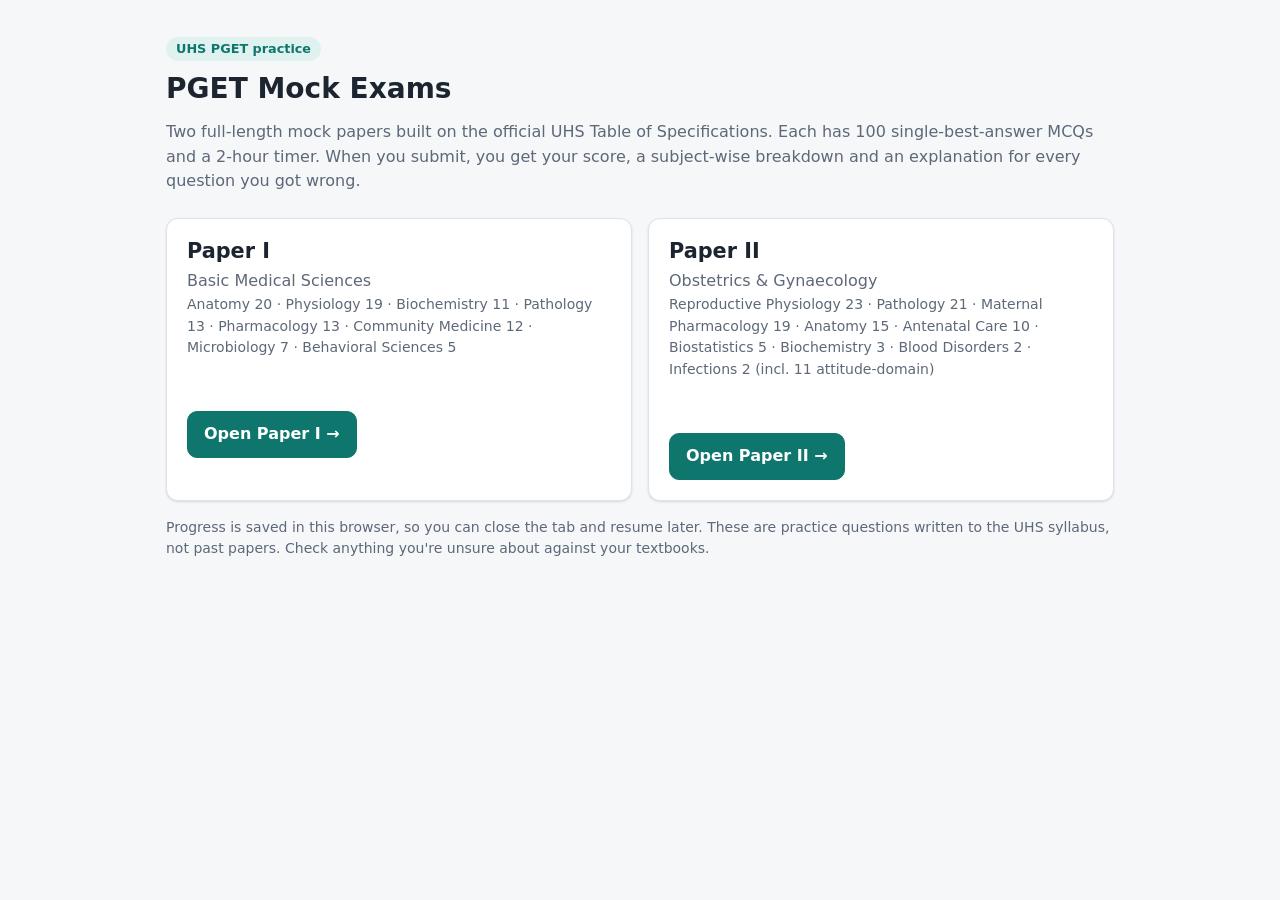
<file: index.html>
<!doctype html>
<html lang="en">
<head>
<meta charset="utf-8">
<meta name="viewport" content="width=device-width, initial-scale=1, viewport-fit=cover">
<meta name="theme-color" content="#0f766e">
<title>PGET Mock Exams</title>
<meta name="description" content="Two 100-MCQ mock exams for the UHS PGET: Paper I (Basic Sciences) and Paper II (Obstetrics & Gynaecology).">
<link rel="stylesheet" href="assets/style.css">
</head>
<body>
<main class="wrap stack">
  <header class="hero">
    <span class="pill">UHS PGET practice</span>
    <h1 style="margin-top:10px">PGET Mock Exams</h1>
    <p class="muted" style="margin:0">Two full-length mock papers built on the official UHS Table of Specifications. Each has 100 single-best-answer MCQs and a 2-hour timer. When you submit, you get your score, a subject-wise breakdown and an explanation for every question you got wrong.</p>
  </header>

  <section class="exam-grid">
    <article class="card exam-card stack" data-exam="paper1">
      <div>
        <h2>Paper I</h2>
        <div class="muted">Basic Medical Sciences</div>
      </div>
      <p class="small muted" style="margin:0">Anatomy 20 · Physiology 19 · Biochemistry 11 · Pathology 13 · Pharmacology 13 · Community Medicine 12 · Microbiology 7 · Behavioral Sciences 5</p>
      <div class="status-line"></div>
      <a class="btn primary" href="exam.html?exam=paper1">Open Paper I →</a>
    </article>

    <article class="card exam-card stack" data-exam="obgyn">
      <div>
        <h2>Paper II</h2>
        <div class="muted">Obstetrics &amp; Gynaecology</div>
      </div>
      <p class="small muted" style="margin:0">Reproductive Physiology 23 · Pathology 21 · Maternal Pharmacology 19 · Anatomy 15 · Antenatal Care 10 · Biostatistics 5 · Biochemistry 3 · Blood Disorders 2 · Infections 2 (incl. 11 attitude-domain)</p>
      <div class="status-line"></div>
      <a class="btn primary" href="exam.html?exam=obgyn">Open Paper II →</a>
    </article>
  </section>

  <p class="small muted">Progress is saved in this browser, so you can close the tab and resume later. These are practice questions written to the UHS syllabus, not past papers. Check anything you're unsure about against your textbooks.</p>
</main>
<script>
  document.querySelectorAll('[data-exam]').forEach(function (card) {
    var id = card.getAttribute('data-exam'), line = card.querySelector('.status-line'), btn = card.querySelector('.btn');
    try {
      var s = JSON.parse(localStorage.getItem('pget-' + id + '-v1') || 'null');
      if (!s) return;
      if (s.submitted) {
        line.textContent = 'Last score: ' + s.result.correct + ' / ' + s.result.total;
        btn.textContent = 'View results →';
      } else {
        var n = Object.keys(s.answers || {}).length;
        line.textContent = 'In progress: ' + n + ' of 100 answered';
        btn.textContent = 'Resume →';
      }
    } catch (e) {}
  });
</script>
</body>
</html>
</file>
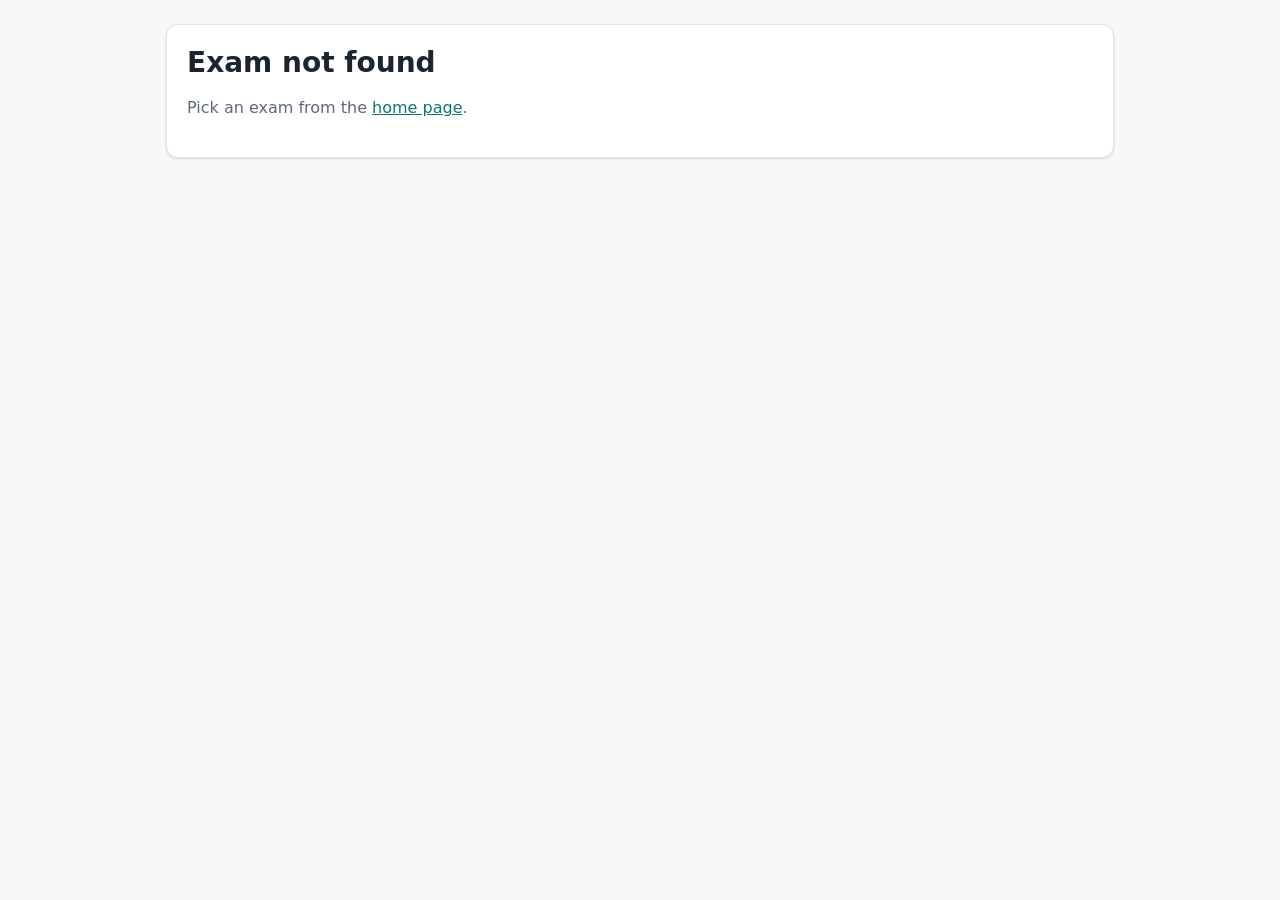
<file: exam.html>
<!doctype html>
<html lang="en">
<head>
<meta charset="utf-8">
<meta name="viewport" content="width=device-width, initial-scale=1, viewport-fit=cover">
<meta name="theme-color" content="#0f766e">
<title>PGET Mock Exam</title>
<link rel="stylesheet" href="assets/style.css">
</head>
<body>

<!-- Start screen -->
<main id="start" class="wrap stack hidden">
  <a href="index.html" class="small">← All exams</a>
  <div class="card stack">
    <div>
      <h1 id="s-title"></h1>
      <p id="s-sub" class="muted" style="margin:0"></p>
    </div>
    <div class="stats">
      <div class="stat"><div class="v">100</div><div class="k">MCQs</div></div>
      <div class="stat"><div class="v" id="s-dur"></div><div class="k">Time allowed</div></div>
      <div class="stat"><div class="v">1</div><div class="k">Mark each, no negative marking</div></div>
    </div>
    <label class="row small" style="gap:8px"><input type="checkbox" id="s-timed" checked> Timed mode (auto-submits when time runs out)</label>
    <div class="row">
      <button class="btn primary" id="s-begin">Start exam</button>
      <button class="btn hidden" id="s-resume">Resume where I left off</button>
    </div>
    <div id="s-resume-note" class="small muted hidden"></div>
  </div>
  <div class="card">
    <h3>What this paper covers</h3>
    <div class="table-scroll"><table id="s-blueprint"></table></div>
  </div>
</main>

<!-- Exam screen -->
<div id="exam" class="hidden">
  <div class="topbar">
    <div class="inner">
      <span class="title hide-sm" id="e-title"></span>
      <span class="title show-sm" id="e-pos"></span>
      <span class="spacer"></span>
      <span class="small muted hide-sm" id="e-count"></span>
      <span class="timer" id="e-timer" aria-live="off"></span>
      <button class="btn primary" id="e-submit">Submit</button>
    </div>
    <div class="progress"><div id="e-progress"></div></div>
  </div>
  <main class="wrap">
    <div class="layout">
      <section class="card" id="q-card" aria-live="polite">
        <div class="q-meta" id="q-meta"></div>
        <p class="q-stem" id="q-stem"></p>
        <div class="opts" id="q-opts" role="radiogroup"></div>
        <button class="linkbtn hidden" id="q-clear">Clear my answer</button>
        <div class="q-actions" id="q-actions">
          <button class="btn" id="q-prev" aria-label="Previous question">←<span class="hide-xs">&nbsp;Previous</span></button>
          <button class="btn ghost" id="q-flag" aria-label="Flag for review">⚑<span class="flag-lbl">&nbsp;Flag for review</span></button>
          <button class="btn ghost show-sm" id="nav-open" aria-label="Open question list">☰&nbsp;<span id="nav-open-lbl"></span></button>
          <span class="spacer hide-sm"></span>
          <button class="btn primary" id="q-next">Next →</button>
        </div>
        <p class="small muted kbd-hint" style="margin:14px 0 0">Keyboard: A–E or 1–5 to answer, ← → to move, F to flag.</p>
        <p class="small muted touch-hint" style="margin:14px 0 0">Tip: swipe left or right on the question to move between questions.</p>
      </section>
      <div class="sheet-back" id="sheet-back"></div>
      <aside class="card nav-panel" id="nav-panel" aria-label="Question list">
        <div class="row" style="justify-content:space-between">
          <h3 style="margin:0">Questions</h3>
          <button class="btn ghost show-sm" id="nav-close" style="min-height:36px;padding:4px 12px">Close</button>
        </div>
        <div class="nav-body" style="margin-top:10px">
          <div class="nav-grid" id="nav-grid"></div>
          <div class="legend"><span class="l-ans">Answered</span><span>Not answered</span><span class="l-flag">Flagged</span></div>
        </div>
      </aside>
    </div>
  </main>
</div>

<!-- Results screen -->
<main id="results" class="wrap stack hidden">
  <div class="row no-print">
    <a href="index.html" class="small">← All exams</a>
  </div>
  <div class="card stack">
    <div class="score-hero">
      <div class="ring" id="r-ring"></div>
      <div class="stack" style="margin:0">
        <div>
          <h1 id="r-title" style="margin-bottom:2px"></h1>
          <div class="muted small" id="r-when"></div>
        </div>
        <div class="stats" id="r-stats"></div>
      </div>
    </div>
    <div class="row no-print">
      <button class="btn primary" id="r-review-btn">Review mistakes ↓</button>
      <button class="btn" id="r-retake">Retake this exam</button>
      <button class="btn ghost" onclick="window.print()">Print / save PDF</button>
    </div>
  </div>
  <div class="card">
    <h2>Score by subject</h2>
    <div class="table-scroll"><table id="r-subjects"></table></div>
  </div>
  <div id="r-review-anchor" class="stack">
    <div class="row">
      <h2 style="margin:0">Answer review</h2>
      <span class="spacer"></span>
      <div class="chips" id="r-filters"></div>
    </div>
    <div id="r-list" class="stack"></div>
  </div>
</main>

<!-- Confirm modal -->
<div class="modal-back" id="modal" role="dialog" aria-modal="true" aria-labelledby="m-title">
  <div class="card modal stack">
    <h2 id="m-title">Submit exam?</h2>
    <div id="m-body" class="muted"></div>
    <div class="row" style="justify-content:flex-end">
      <button class="btn" id="m-cancel">Keep going</button>
      <button class="btn primary" id="m-ok">Submit</button>
    </div>
  </div>
</div>

<main id="error" class="wrap hidden">
  <div class="card stack">
    <h1>Exam not found</h1>
    <p class="muted">Pick an exam from the <a href="index.html">home page</a>.</p>
  </div>
</main>

<script src="assets/app.js"></script>
</body>
</html>
</file>
<file: assets/style.css>
:root {
  --bg: #f6f7f9;
  --surface: #ffffff;
  --surface-2: #f0f2f5;
  --text: #1c2430;
  --muted: #5d6878;
  --border: #dfe3e9;
  --accent: #0f766e;
  --accent-soft: #e0f2ef;
  --accent-text: #ffffff;
  --good: #15803d;
  --good-soft: #e5f5ea;
  --bad: #c2410c;
  --bad-soft: #fdece4;
  --warn: #b45309;
  --warn-soft: #fdf3e1;
  --shadow: 0 1px 2px rgba(16, 24, 40, .06), 0 1px 3px rgba(16, 24, 40, .08);
  --radius: 12px;
}
@media (prefers-color-scheme: dark) {
  :root {
    --bg: #0f1419;
    --surface: #171d24;
    --surface-2: #1f2730;
    --text: #e6eaef;
    --muted: #9aa5b4;
    --border: #2b3540;
    --accent: #2dd4bf;
    --accent-soft: #123a37;
    --accent-text: #06201d;
    --good: #4ade80;
    --good-soft: #13301d;
    --bad: #fb923c;
    --bad-soft: #3a2014;
    --warn: #fbbf24;
    --warn-soft: #3a2e10;
    --shadow: none;
  }
}
* { box-sizing: border-box; }
html, body { margin: 0; }
body {
  background: var(--bg);
  color: var(--text);
  font: 16px/1.55 system-ui, -apple-system, "Segoe UI", Roboto, "Helvetica Neue", Arial, sans-serif;
  -webkit-font-smoothing: antialiased;
}
a { color: var(--accent); }
.wrap { max-width: 980px; margin: 0 auto; padding: 24px 16px 64px; }
h1, h2, h3 { line-height: 1.25; margin: 0 0 .5em; }
h1 { font-size: 1.75rem; }
h2 { font-size: 1.3rem; }
h3 { font-size: 1.05rem; }
.muted { color: var(--muted); }
.small { font-size: .875rem; }
.card {
  background: var(--surface);
  border: 1px solid var(--border);
  border-radius: var(--radius);
  box-shadow: var(--shadow);
  padding: 20px;
}
.stack > * + * { margin-top: 16px; }
.row { display: flex; gap: 12px; flex-wrap: wrap; align-items: center; }
.spacer { flex: 1; }

.btn {
  appearance: none;
  border: 1px solid var(--border);
  background: var(--surface);
  color: var(--text);
  padding: 10px 16px;
  border-radius: 10px;
  font: inherit;
  font-weight: 600;
  cursor: pointer;
  text-decoration: none;
  display: inline-flex;
  align-items: center;
  gap: 6px;
  min-height: 44px;
}
@media (hover: hover) { .btn:hover { background: var(--surface-2); } }
.btn:focus-visible, .opt:focus-visible, .nav-cell:focus-visible { outline: 3px solid var(--accent); outline-offset: 2px; }
.btn.primary { background: var(--accent); border-color: var(--accent); color: var(--accent-text); }
@media (hover: hover) { .btn.primary:hover { filter: brightness(1.05); background: var(--accent); } }
.btn.ghost { background: transparent; }
.btn.flagged { background: var(--warn-soft); border-color: var(--warn); color: var(--warn); }
.btn[disabled] { opacity: .45; cursor: not-allowed; }

/* Landing */
.hero { padding: 12px 0 8px; }
.exam-grid { display: grid; grid-template-columns: repeat(auto-fit, minmax(280px, 1fr)); gap: 16px; }
.exam-card h2 { margin-bottom: 4px; }
.pill {
  display: inline-block;
  padding: 2px 10px;
  border-radius: 999px;
  background: var(--accent-soft);
  color: var(--accent);
  font-size: .8rem;
  font-weight: 600;
}
.pill.warn { background: var(--warn-soft); color: var(--warn); }
.status-line { font-size: .9rem; color: var(--muted); min-height: 1.4em; }

table { width: 100%; border-collapse: collapse; font-size: .92rem; }
th, td { text-align: left; padding: 8px 10px; border-bottom: 1px solid var(--border); vertical-align: middle; }
th { font-weight: 600; color: var(--muted); font-size: .82rem; text-transform: uppercase; letter-spacing: .03em; }
td.num, th.num { text-align: right; font-variant-numeric: tabular-nums; }
.table-scroll { overflow-x: auto; }

/* Exam */
.topbar {
  position: sticky; top: 0; z-index: 10;
  background: var(--surface);
  border-bottom: 1px solid var(--border);
}
.topbar .inner { max-width: 980px; margin: 0 auto; padding: 10px 16px; display: flex; align-items: center; gap: 12px; flex-wrap: wrap; }
.topbar .title { font-weight: 700; font-size: .98rem; }
.timer { font-variant-numeric: tabular-nums; font-weight: 700; padding: 4px 10px; border-radius: 8px; background: var(--surface-2); }
.timer.low { background: var(--bad-soft); color: var(--bad); }
.progress { height: 4px; background: var(--surface-2); }
.progress > div { height: 100%; background: var(--accent); width: 0; transition: width .2s; }

.layout { display: grid; grid-template-columns: 1fr 260px; gap: 20px; align-items: start; }
@media (max-width: 820px) { .layout { grid-template-columns: 1fr; } }

.q-meta { display: flex; gap: 8px; flex-wrap: wrap; align-items: center; font-size: .85rem; color: var(--muted); margin-bottom: 10px; }
.q-stem { font-size: 1.06rem; margin: 0 0 16px; white-space: pre-wrap; }
.opts { display: grid; gap: 10px; }
.opt {
  display: flex; gap: 12px; align-items: flex-start;
  width: 100%; text-align: left;
  border: 1.5px solid var(--border);
  background: var(--surface);
  color: var(--text);
  border-radius: 10px;
  padding: 12px 14px;
  font: inherit; cursor: pointer;
}
@media (hover: hover) { .opt:hover { border-color: var(--accent); } }
.opt .letter {
  flex: 0 0 28px; height: 28px; border-radius: 50%;
  display: grid; place-items: center;
  border: 1.5px solid var(--border);
  font-weight: 700; font-size: .85rem; color: var(--muted);
}
.opt.selected { border-color: var(--accent); background: var(--accent-soft); }
.opt.selected .letter { background: var(--accent); border-color: var(--accent); color: var(--accent-text); }
.q-actions { display: flex; gap: 10px; flex-wrap: wrap; margin-top: 20px; }

.nav-panel h3 { font-size: .9rem; margin-bottom: 10px; }
.nav-grid { display: grid; grid-template-columns: repeat(10, 1fr); gap: 4px; }
.nav-cell {
  aspect-ratio: 1; min-width: 0;
  border: 1px solid var(--border); background: var(--surface);
  color: var(--muted); border-radius: 6px;
  font: 600 .7rem/1 system-ui, sans-serif; cursor: pointer; padding: 0;
  position: relative;
}
.nav-cell.answered { background: var(--accent); border-color: var(--accent); color: var(--accent-text); }
.nav-cell.current { outline: 2px solid var(--text); outline-offset: 1px; }
.nav-cell.flag::after {
  content: ""; position: absolute; top: -3px; right: -3px;
  width: 8px; height: 8px; border-radius: 50%; background: var(--warn); border: 1.5px solid var(--surface);
}
.legend { display: flex; gap: 12px; flex-wrap: wrap; font-size: .78rem; color: var(--muted); margin-top: 12px; }
.legend span::before { content: ""; display: inline-block; width: 10px; height: 10px; border-radius: 3px; margin-right: 5px; vertical-align: -1px; border: 1px solid var(--border); }
.legend .l-ans::before { background: var(--accent); border-color: var(--accent); }
.legend .l-flag::before { background: var(--warn); border-color: var(--warn); border-radius: 50%; }

/* Modal */
.modal-back { position: fixed; inset: 0; background: rgba(0,0,0,.45); display: none; align-items: center; justify-content: center; padding: 16px; z-index: 50; }
.modal-back.open { display: flex; }
.modal { max-width: 440px; width: 100%; }

/* Results */
.score-hero { display: grid; grid-template-columns: auto 1fr; gap: 24px; align-items: center; }
@media (max-width: 560px) { .score-hero { grid-template-columns: 1fr; text-align: center; } .score-hero .ring { margin: 0 auto; } }
.ring { width: 150px; height: 150px; position: relative; }
.ring svg { width: 100%; height: 100%; transform: rotate(-90deg); }
.ring .lbl { position: absolute; inset: 0; display: grid; place-items: center; text-align: center; }
.ring .big { font-size: 2.1rem; font-weight: 800; line-height: 1; }
.stats { display: grid; grid-template-columns: repeat(auto-fit, minmax(110px, 1fr)); gap: 10px; }
.stat { background: var(--surface-2); border-radius: 10px; padding: 10px 12px; }
.stat .v { font-size: 1.35rem; font-weight: 800; font-variant-numeric: tabular-nums; }
.stat .k { font-size: .8rem; color: var(--muted); }
.stat.good .v { color: var(--good); }
.stat.bad .v { color: var(--bad); }
.bar { height: 8px; background: var(--surface-2); border-radius: 99px; overflow: hidden; min-width: 80px; }
.bar > div { height: 100%; background: var(--accent); }

.chips { display: flex; gap: 8px; flex-wrap: wrap; }
.chip { border: 1px solid var(--border); background: var(--surface); color: var(--text); border-radius: 999px; padding: 6px 14px; font: inherit; font-size: .9rem; font-weight: 600; cursor: pointer; min-height: 36px; }
.chip.active { background: var(--text); color: var(--bg); border-color: var(--text); }

.review { border-left: 4px solid var(--border); }
.review.wrong { border-left-color: var(--bad); }
.review.right { border-left-color: var(--good); }
.review.skip { border-left-color: var(--warn); }
.r-opt { display: flex; gap: 10px; padding: 8px 12px; border-radius: 8px; border: 1px solid transparent; }
.r-opt + .r-opt { margin-top: 6px; }
.r-opt .letter { font-weight: 700; color: var(--muted); flex: 0 0 18px; }
.r-opt.correct { background: var(--good-soft); border-color: var(--good); }
.r-opt.correct .letter { color: var(--good); }
.r-opt.picked-wrong { background: var(--bad-soft); border-color: var(--bad); }
.r-opt.picked-wrong .letter { color: var(--bad); }
.r-tag { margin-left: auto; font-size: .78rem; font-weight: 700; white-space: nowrap; }
.r-opt.correct .r-tag { color: var(--good); }
.r-opt.picked-wrong .r-tag { color: var(--bad); }
.expl { background: var(--surface-2); border-radius: 10px; padding: 12px 14px; font-size: .95rem; }
.expl.why { background: var(--bad-soft); }
.expl b { display: block; margin-bottom: 2px; font-size: .82rem; text-transform: uppercase; letter-spacing: .03em; }
.verdict { font-weight: 700; font-size: .85rem; }
.verdict.wrong { color: var(--bad); }
.verdict.right { color: var(--good); }
.verdict.skip { color: var(--warn); }
.hidden { display: none !important; }

@media print {
  .topbar, .no-print, .chips { display: none !important; }
  body { background: #fff; color: #000; }
  .card { box-shadow: none; break-inside: avoid; }
}

/* ---------- Touch & mobile ---------- */
button, a, .opt, .chip, .nav-cell { touch-action: manipulation; -webkit-tap-highlight-color: transparent; }
.linkbtn { appearance: none; background: none; border: 0; padding: 10px 2px; margin-top: 6px; font: inherit; font-size: .9rem; color: var(--muted); text-decoration: underline; cursor: pointer; }
.show-sm { display: none !important; }
.touch-hint { display: none; }
.sheet-back { display: none; }
.q-actions .btn { white-space: nowrap; }
@media (hover: none) and (pointer: coarse) {
  .kbd-hint { display: none; }
  .touch-hint { display: block; }
}

@media (max-width: 820px) {
  .hide-sm { display: none !important; }
  .show-sm { display: inline-flex !important; }
  .topbar .inner { flex-wrap: nowrap; padding: 8px 16px; gap: 8px; }
  .topbar .title { font-size: 1rem; white-space: nowrap; }
  .topbar .btn { min-height: 40px; padding: 8px 14px; }
  #exam main.wrap { padding-top: 14px; padding-bottom: calc(96px + env(safe-area-inset-bottom)); }
  #q-card { padding: 16px; }
  .q-stem { font-size: 1.02rem; }
  .opt { padding: 13px 12px; min-height: 52px; }

  /* sticky bottom action bar */
  .q-actions {
    position: fixed; left: 0; right: 0; bottom: 0; z-index: 20;
    margin: 0; gap: 8px; flex-wrap: nowrap;
    padding: 10px 12px calc(10px + env(safe-area-inset-bottom));
    background: var(--surface);
    border-top: 1px solid var(--border);
    box-shadow: 0 -4px 16px rgba(0,0,0,.06);
  }
  .q-actions .btn { min-height: 48px; padding: 10px 12px; justify-content: center; }
  .q-actions #q-next { flex: 1; }
  .flag-lbl { display: none; }

  /* question list as a bottom sheet */
  .nav-panel {
    position: fixed; left: 0; right: 0; bottom: 0; z-index: 40;
    max-height: 75vh; max-height: 75dvh; overflow-y: auto;
    border-radius: 18px 18px 0 0; border-bottom: 0;
    padding: 16px 16px calc(20px + env(safe-area-inset-bottom));
    transform: translateY(105%); transition: transform .22s ease;
    visibility: hidden;
  }
  .nav-panel.open { transform: none; visibility: visible; }
  .sheet-back { display: block; position: fixed; inset: 0; z-index: 35; background: rgba(0,0,0,.4); opacity: 0; pointer-events: none; transition: opacity .2s; }
  .sheet-back.open { opacity: 1; pointer-events: auto; }
  .nav-grid { grid-template-columns: repeat(8, 1fr); gap: 6px; }
  .nav-cell { font-size: .8rem; border-radius: 8px; }

  /* start + results */
  .card { padding: 16px; }
  #start .row .btn, #results .card .row .btn { flex: 1 1 100%; justify-content: center; }
  .chips { width: 100%; }
  .chip { flex: 1 1 auto; }
}
@media (max-width: 380px) {
  .hide-xs { display: none; }
  .nav-grid { grid-template-columns: repeat(7, 1fr); }
}
@media (max-width: 560px) {
  h1 { font-size: 1.45rem; }
  .bar-col { display: none; }
  .r-opt { flex-wrap: wrap; }
  .r-opt .r-tag { flex-basis: 100%; margin-left: 28px; order: 3; }
  .review .q-meta { row-gap: 2px; }
}
.r-opt > span:nth-child(2) { flex: 1 1 0; min-width: 0; }
@media (max-width: 560px) { .q-meta .dot { display: none; } .q-meta { column-gap: 0; flex-direction: column; align-items: flex-start; } .review .q-meta { flex-direction: row; flex-wrap: wrap; column-gap: 8px; } }
</file>
